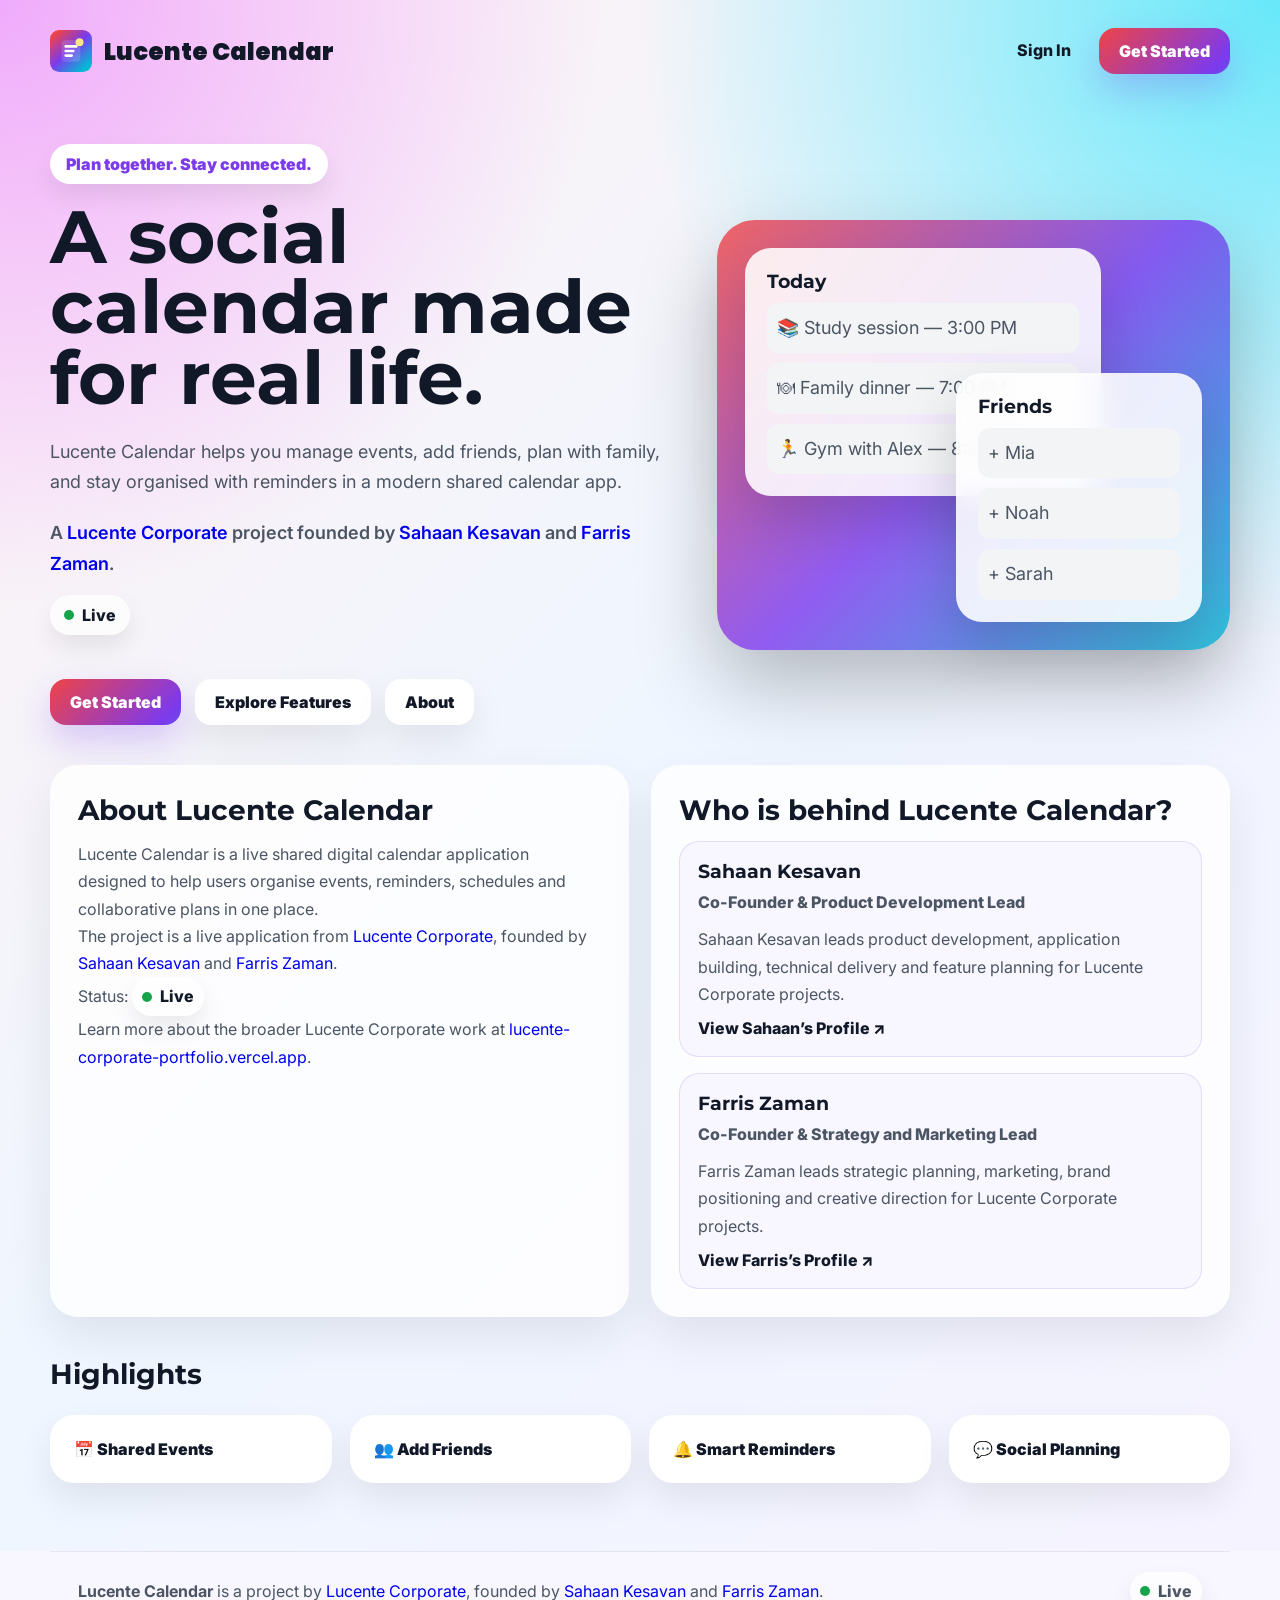
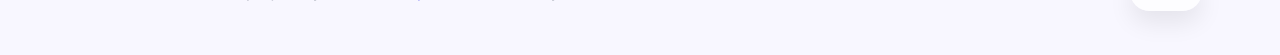
<file: index.html>
<!DOCTYPE html>
<html lang="en">
<head>
  <meta charset="UTF-8" />
  <meta name="viewport" content="width=device-width, initial-scale=1.0" />
  <meta name="robots" content="index,follow" />

  <title>Lucente Calendar | Sahaan Kesavan & Farris Zaman</title>
  <meta name="description" content="Lucente Calendar is a shared calendar application from Lucente Corporate, founded by Sahaan Kesavan and Farris Zaman, for events, reminders and collaborative planning." />

  <link rel="icon" href="logo.svg" type="image/svg+xml" />
  <link rel="canonical" href="https://lucente-calendar.vercel.app/" />

  <meta property="og:title" content="Lucente Calendar | Sahaan Kesavan & Farris Zaman" />
  <meta property="og:description" content="Lucente Calendar is a shared calendar application from Lucente Corporate, founded by Sahaan Kesavan and Farris Zaman, for events, reminders and collaborative planning." />
  <meta property="og:image" content="https://lucente-calendar.vercel.app/logo.svg" />
  <meta property="og:url" content="https://lucente-calendar.vercel.app/" />
  <meta property="og:type" content="website" />
  <meta property="og:site_name" content="Lucente Calendar" />

  <meta name="twitter:card" content="summary_large_image" />
  <meta name="twitter:title" content="Lucente Calendar | Sahaan Kesavan & Farris Zaman" />
  <meta name="twitter:description" content="Lucente Calendar is a shared calendar application from Lucente Corporate, founded by Sahaan Kesavan and Farris Zaman, for events, reminders and collaborative planning." />
  <meta name="twitter:image" content="https://lucente-calendar.vercel.app/logo.svg" />
  <meta name="twitter:url" content="https://lucente-calendar.vercel.app/" />

  <link href="https://fonts.googleapis.com/css2?family=Inter:wght@400;600;700&family=Montserrat:wght@700;900&family=Poppins:wght@700;900&display=swap" rel="stylesheet">
  <link rel="stylesheet" href="style.css" />
</head>

<body>
  <main class="landing fade-in">
    <nav class="top-nav" aria-label="Primary">
      <div class="brand">
        <img src="logo.svg" alt="Lucente Calendar logo" />
        <h1>Lucente Calendar</h1>
      </div>

      <div class="nav-actions">
        <a href="auth.html?mode=signin" class="nav-link">Sign In</a>
        <a href="auth.html?mode=signup" class="nav-cta">Get Started</a>
      </div>
    </nav>

    <section class="hero" aria-labelledby="hero-title">
      <div class="hero-text">
        <span class="badge">Plan together. Stay connected.</span>
        <h2 id="hero-title">A social calendar made for real life.</h2>
        <p>
          Lucente Calendar helps you manage events, add friends, plan with family,
          and stay organised with reminders in a modern shared calendar app.
        </p>

        <p class="project-byline">
          A <a href="https://lucente-corporate-portfolio.vercel.app/">Lucente Corporate</a> project founded by
          <a href="https://lucente-corporate-portfolio.vercel.app/founders/sahaan-kesavan/">Sahaan Kesavan</a> and
          <a href="https://lucente-corporate-portfolio.vercel.app/founders/farris-zaman/">Farris Zaman</a>.
        </p>

        <div class="status-pill" aria-label="Project status: live">
          <span class="status-dot live" aria-hidden="true"></span>
          <span>Live</span>
        </div>

        <div class="hero-buttons">
          <a href="auth.html?mode=signup" class="primary-btn page-link">Get Started</a>
          <a href="#features" class="secondary-btn">Explore Features</a>
          <a href="about/" class="secondary-btn">About</a>
        </div>
      </div>

      <div class="hero-image">
        <div class="floating-card main-card">
          <h3>Today</h3>
          <p>📚 Study session — 3:00 PM</p>
          <p>🍽 Family dinner — 7:00 PM</p>
          <p>🏃 Gym with Alex — 8:30 PM</p>
        </div>

        <div class="floating-card side-card">
          <h3>Friends</h3>
          <p>+ Mia</p>
          <p>+ Noah</p>
          <p>+ Sarah</p>
        </div>
      </div>
    </section>

    <section class="info-grid" aria-labelledby="about-project">
      <article class="info-card">
        <h2 id="about-project">About Lucente Calendar</h2>
        <p>
          Lucente Calendar is a live shared digital calendar application designed to help users organise events,
          reminders, schedules and collaborative plans in one place.
        </p>
        <p>
          The project is a live application from <a href="https://lucente-corporate-portfolio.vercel.app/">Lucente Corporate</a>,
          founded by <a href="https://lucente-corporate-portfolio.vercel.app/founders/sahaan-kesavan/">Sahaan Kesavan</a>
          and <a href="https://lucente-corporate-portfolio.vercel.app/founders/farris-zaman/">Farris Zaman</a>.
        </p>
        <p>
          Status: <span class="status-pill compact" aria-label="Project status: live"><span class="status-dot live" aria-hidden="true"></span><span>Live</span></span>
        </p>
        <p>
          Learn more about the broader Lucente Corporate work at <a href="https://lucente-corporate-portfolio.vercel.app/">lucente-corporate-portfolio.vercel.app</a>.
        </p>
      </article>

      <article class="info-card founders-card" aria-labelledby="founders-heading">
        <h2 id="founders-heading">Who is behind Lucente Calendar?</h2>
        <div class="founder-cards">
          <div class="founder-card">
            <h3>Sahaan Kesavan</h3>
            <p class="founder-role">Co-Founder &amp; Product Development Lead</p>
            <p>Sahaan Kesavan leads product development, application building, technical delivery and feature planning for Lucente Corporate projects.</p>
            <a href="https://lucente-corporate-portfolio.vercel.app/founders/sahaan-kesavan/" class="founder-link">View Sahaan’s Profile ↗</a>
          </div>

          <div class="founder-card">
            <h3>Farris Zaman</h3>
            <p class="founder-role">Co-Founder &amp; Strategy and Marketing Lead</p>
            <p>Farris Zaman leads strategic planning, marketing, brand positioning and creative direction for Lucente Corporate projects.</p>
            <a href="https://lucente-corporate-portfolio.vercel.app/founders/farris-zaman/" class="founder-link">View Farris’s Profile ↗</a>
          </div>
        </div>
      </article>
    </section>

    <section id="features" class="features" aria-labelledby="features-title">
      <h2 id="features-title" class="section-title">Highlights</h2>
      <div class="feature-card">📅 Shared Events</div>
      <div class="feature-card">👥 Add Friends</div>
      <div class="feature-card">🔔 Smart Reminders</div>
      <div class="feature-card">💬 Social Planning</div>
    </section>
  </main>

  <footer class="site-footer">
    <p>
      <strong>Lucente Calendar</strong> is a project by <a href="https://lucente-corporate-portfolio.vercel.app/">Lucente Corporate</a>,
      founded by <a href="https://lucente-corporate-portfolio.vercel.app/founders/sahaan-kesavan/">Sahaan Kesavan</a> and
      <a href="https://lucente-corporate-portfolio.vercel.app/founders/farris-zaman/">Farris Zaman</a>.
    </p>
    <p class="status-pill compact" aria-label="Project status: live">
      <span class="status-dot live" aria-hidden="true"></span>
      <span>Live</span>
    </p>
  </footer>

  <script type="application/ld+json">
    {
      "@context": "https://schema.org",
      "@graph": [
        {
          "@type": "WebApplication",
          "@id": "https://lucente-calendar.vercel.app/#webapplication",
          "name": "Lucente Calendar",
          "url": "https://lucente-calendar.vercel.app/",
          "description": "Lucente Calendar is a shared calendar application from Lucente Corporate, founded by Sahaan Kesavan and Farris Zaman, for events, reminders and collaborative planning.",
          "creator": {
            "@id": "https://lucente-corporate-portfolio.vercel.app/#organization"
          },
          "publisher": {
            "@id": "https://lucente-corporate-portfolio.vercel.app/#organization"
          }
        },
        {
          "@type": "Organization",
          "@id": "https://lucente-corporate-portfolio.vercel.app/#organization",
          "name": "Lucente Corporate",
          "url": "https://lucente-corporate-portfolio.vercel.app/",
          "foundingDate": "2025",
          "founder": [
            {
              "@id": "https://lucente-corporate-portfolio.vercel.app/founders/sahaan-kesavan/#person"
            },
            {
              "@id": "https://lucente-corporate-portfolio.vercel.app/founders/farris-zaman/#person"
            }
          ]
        },
        {
          "@type": "Person",
          "@id": "https://lucente-corporate-portfolio.vercel.app/founders/sahaan-kesavan/#person",
          "name": "Sahaan Kesavan",
          "url": "https://lucente-corporate-portfolio.vercel.app/founders/sahaan-kesavan/",
          "jobTitle": "Co-Founder & Product Development Lead",
          "worksFor": {
            "@id": "https://lucente-corporate-portfolio.vercel.app/#organization"
          }
        },
        {
          "@type": "Person",
          "@id": "https://lucente-corporate-portfolio.vercel.app/founders/farris-zaman/#person",
          "name": "Farris Zaman",
          "url": "https://lucente-corporate-portfolio.vercel.app/founders/farris-zaman/",
          "jobTitle": "Co-Founder & Strategy and Marketing Lead",
          "worksFor": {
            "@id": "https://lucente-corporate-portfolio.vercel.app/#organization"
          }
        }
      ]
    }
  </script>

  <script>
    document.querySelectorAll(".page-link").forEach(link => {
      link.addEventListener("click", e => {
        e.preventDefault();
        document.body.classList.add("page-exit");
        setTimeout(() => {
          window.location.href = link.href;
        }, 250);
      });
    });
  </script>
</body>
</html>
</file>
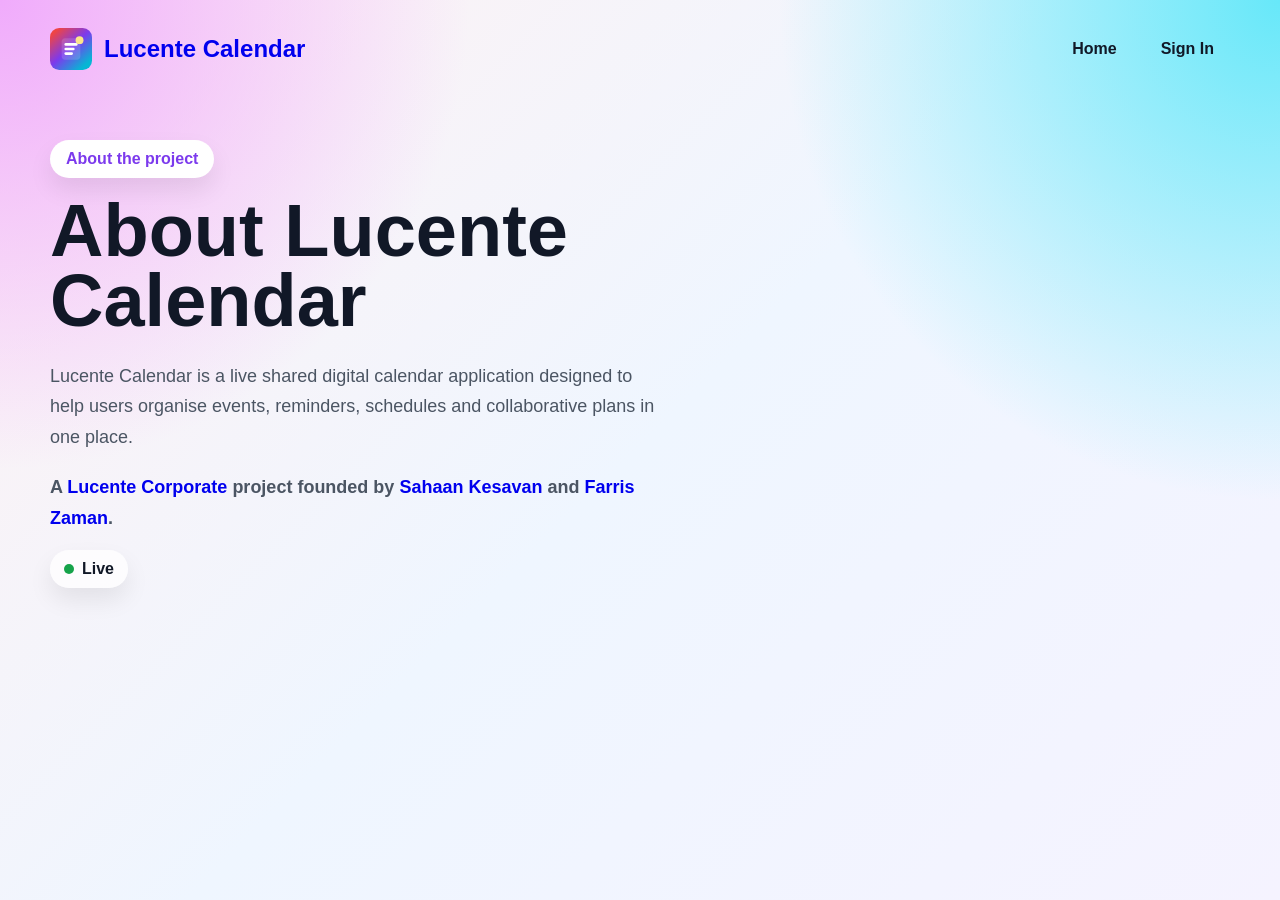
<file: about/index.html>
<!DOCTYPE html>
<html lang="en">
<head>
  <meta charset="UTF-8" />
  <meta name="viewport" content="width=device-width, initial-scale=1.0" />
  <meta name="robots" content="index,follow" />
  <title>About Lucente Calendar | Sahaan Kesavan & Farris Zaman</title>
  <meta name="description" content="Learn about Lucente Calendar, a shared calendar application from Lucente Corporate founded by Sahaan Kesavan and Farris Zaman." />
  <link rel="icon" href="../logo.svg" type="image/svg+xml" />
  <link rel="canonical" href="https://lucente-calendar.vercel.app/about/" />
  <meta property="og:title" content="About Lucente Calendar | Sahaan Kesavan & Farris Zaman" />
  <meta property="og:description" content="Learn about Lucente Calendar, a shared calendar application from Lucente Corporate founded by Sahaan Kesavan and Farris Zaman." />
  <meta property="og:url" content="https://lucente-calendar.vercel.app/about/" />
  <meta property="og:type" content="website" />
  <meta property="og:image" content="https://lucente-calendar.vercel.app/logo.svg" />
  <meta name="twitter:card" content="summary_large_image" />
  <meta name="twitter:title" content="About Lucente Calendar | Sahaan Kesavan & Farris Zaman" />
  <meta name="twitter:description" content="Learn about Lucente Calendar, a shared calendar application from Lucente Corporate founded by Sahaan Kesavan and Farris Zaman." />
  <meta name="twitter:image" content="https://lucente-calendar.vercel.app/logo.svg" />
  <link rel="stylesheet" href="../style.css" />
</head>
<body>
  <main class="landing fade-in">
    <nav class="top-nav" aria-label="Primary">
      <a class="brand" href="../index.html">
        <img src="../logo.svg" alt="Lucente Calendar logo" />
        <h1>Lucente Calendar</h1>
      </a>
      <div class="nav-actions">
        <a href="../index.html" class="nav-link">Home</a>
        <a href="../auth.html?mode=signin" class="nav-link">Sign In</a>
      </div>
    </nav>

    <section class="hero" aria-labelledby="about-title">
      <div class="hero-text">
        <span class="badge">About the project</span>
        <h2 id="about-title">About Lucente Calendar</h2>
        <p>
          Lucente Calendar is a live shared digital calendar application designed to help users organise events,
          reminders, schedules and collaborative plans in one place.
        </p>
        <p class="project-byline">
          A <a href="https://lucente-corporate-portfolio.vercel.app/">Lucente Corporate</a> project founded by
          <a href="https://lucente-corporate-portfolio.vercel.app/founders/sahaan-kesavan/">Sahaan Kesavan</a> and
          <a href="https://lucente-corporate-portfolio.vercel.app/founders/farris-zaman/">Farris Zaman</a>.
        </p>
        <div class="status-pill" aria-label="Project status: live">
          <span class="status-dot live" aria-hidden="true"></span>
          <span>Live</span>
        </div>
      </div>
    </section>
  </main>
</body>
</html>
</file>
<file: style.css>
* {
  margin: 0;
  padding: 0;
  box-sizing: border-box;
}

body {
  background: #f8f7ff;
  color: #111827;
  font-family: 'Inter', sans-serif;
}

h1, h2, h3 {
  font-family: 'Montserrat', sans-serif;
}

button, a {
  font-family: 'Inter', sans-serif;
}

button {
  border: none;
  cursor: pointer;
}

a {
  text-decoration: none;
}

a:hover,
a:focus-visible {
  outline: none;
  text-decoration: underline;
}

:focus-visible {
  outline: 3px solid #7c3aed;
  outline-offset: 3px;
}

.fade-in {
  animation: fadeIn 0.45s ease both;
}

.page-exit {
  animation: fadeOut 0.25s ease both;
}

@keyframes fadeIn {
  from {
    opacity: 0;
    transform: translateY(12px);
  }
  to {
    opacity: 1;
    transform: translateY(0);
  }
}

@keyframes fadeOut {
  to {
    opacity: 0;
    transform: translateY(10px);
  }
}

.brand {
  display: flex;
  align-items: center;
  gap: 12px;
}

.brand.center {
  justify-content: center;
}

.brand img {
  width: 42px;
  height: 42px;
}

.brand h1 {
  font-family: 'Poppins', sans-serif;
  font-weight: 900;
}

.eyebrow {
  text-transform: uppercase;
  letter-spacing: 0.14em;
  font-size: 12px;
  font-weight: 900;
  color: #7c3aed;
  margin-bottom: 8px;
}

.landing {
  min-height: 100vh;
  padding: 28px;
  background:
    radial-gradient(circle at top left, #f0abfc, transparent 30%),
    radial-gradient(circle at top right, #67e8f9, transparent 32%),
    linear-gradient(135deg, #fff1f2, #eff6ff 50%, #f5f3ff);
}

.top-nav {
  max-width: 1180px;
  margin: auto;
  display: flex;
  justify-content: space-between;
  align-items: center;
}

.nav-actions {
  display: flex;
  gap: 12px;
}

.nav-link {
  color: #111827;
  font-weight: 800;
  padding: 12px 16px;
}

.nav-cta,
.primary-btn {
  background: linear-gradient(135deg, #ef4444, #7c3aed, #06b6d4);
  background-size: 200%;
  color: white;
  padding: 13px 20px;
  border-radius: 16px;
  font-weight: 900;
  box-shadow: 0 16px 35px rgba(124, 58, 237, 0.25);
  transition: transform 0.2s ease, background-position 0.3s ease;
  display: inline-block;
}

.nav-cta:hover,
.primary-btn:hover {
  transform: translateY(-3px);
  background-position: right;
}

.secondary-btn,
.google-btn {
  background: white;
  color: #111827;
  padding: 13px 20px;
  border-radius: 16px;
  font-weight: 900;
  box-shadow: 0 16px 35px rgba(0,0,0,0.08);
  display: inline-block;
}

.full-btn {
  width: 100%;
  margin-top: 12px;
}

.hero {
  max-width: 1180px;
  margin: 70px auto 40px;
  display: grid;
  grid-template-columns: 1.1fr 0.9fr;
  gap: 40px;
  align-items: center;
}

.badge {
  display: inline-block;
  background: white;
  color: #7c3aed;
  padding: 10px 16px;
  border-radius: 999px;
  font-weight: 900;
  margin-bottom: 18px;
  box-shadow: 0 12px 25px rgba(0,0,0,0.08);
}

.hero h2 {
  font-size: clamp(42px, 7vw, 74px);
  line-height: 0.95;
  margin-bottom: 24px;
}

.hero p {
  font-size: 18px;
  line-height: 1.7;
  color: #4b5563;
  max-width: 620px;
}

.hero-buttons {
  display: flex;
  gap: 14px;
  margin-top: 28px;
  flex-wrap: wrap;
}

.hero-image {
  min-height: 430px;
  border-radius: 38px;
  padding: 28px;
  position: relative;
  background:
    linear-gradient(135deg, rgba(239,68,68,0.82), rgba(124,58,237,0.82), rgba(6,182,212,0.82)),
    url("https://images.unsplash.com/photo-1497366754035-f200968a6e72?auto=format&fit=crop&w=900&q=80");
  background-size: cover;
  background-position: center;
  box-shadow: 0 35px 80px rgba(0,0,0,0.25);
}

.floating-card {
  background: rgba(255,255,255,0.88);
  backdrop-filter: blur(14px);
  border-radius: 26px;
  padding: 22px;
  box-shadow: 0 25px 55px rgba(0,0,0,0.16);
}

.main-card {
  width: 78%;
}

.side-card {
  width: 48%;
  position: absolute;
  right: 28px;
  bottom: 28px;
}

.floating-card p {
  background: #f3f4f6;
  padding: 10px;
  border-radius: 12px;
  margin-top: 10px;
}

.features {
  max-width: 1180px;
  margin: 40px auto;
  display: grid;
  grid-template-columns: repeat(4, 1fr);
  gap: 18px;
}

.feature-card {
  background: white;
  padding: 24px;
  border-radius: 24px;
  font-weight: 900;
  box-shadow: 0 16px 35px rgba(0,0,0,0.08);
  transition: 0.2s;
}

.feature-card:hover {
  transform: translateY(-6px);
}

.project-byline,
.info-card p,
.founder-card p,
.site-footer p {
  color: #4b5563;
  line-height: 1.7;
}

.project-byline {
  margin: 20px 0 16px;
  font-weight: 600;
}

.status-pill {
  display: inline-flex;
  align-items: center;
  gap: 8px;
  padding: 10px 14px;
  border-radius: 999px;
  background: rgba(255,255,255,0.78);
  color: #111827;
  font-weight: 800;
  box-shadow: 0 12px 24px rgba(0,0,0,0.08);
  margin-bottom: 16px;
}

.status-pill.compact {
  padding: 6px 10px;
  margin-bottom: 0;
}

.status-dot {
  width: 10px;
  height: 10px;
  border-radius: 50%;
  display: inline-block;
}

.status-dot.live {
  background: #16a34a;
}

.info-grid {
  max-width: 1180px;
  margin: 0 auto 40px;
  display: grid;
  gap: 22px;
  grid-template-columns: repeat(2, minmax(0, 1fr));
}

.info-card {
  background: rgba(255,255,255,0.84);
  padding: 28px;
  border-radius: 28px;
  box-shadow: 0 20px 45px rgba(0,0,0,0.08);
}

.info-card h2 {
  margin-bottom: 14px;
  font-size: 28px;
}

.founder-cards {
  display: grid;
  gap: 16px;
}

.founder-card {
  background: rgba(248,247,255,0.9);
  border: 1px solid rgba(124,58,237,0.15);
  border-radius: 20px;
  padding: 18px;
}

.founder-role {
  font-weight: 800;
  color: #7c3aed;
  margin: 6px 0 10px;
}

.founder-link {
  display: inline-block;
  color: #111827;
  font-weight: 800;
  margin-top: 10px;
}

.section-title {
  grid-column: 1 / -1;
  margin-bottom: 6px;
  font-size: 28px;
}

.site-footer {
  max-width: 1180px;
  margin: 0 auto 24px;
  padding: 20px 28px;
  border-top: 1px solid rgba(17,24,39,0.08);
  display: flex;
  justify-content: space-between;
  align-items: center;
  gap: 20px;
}

.auth-page {
  min-height: 100vh;
  display: grid;
  place-items: center;
  padding: 28px;
  background:
    radial-gradient(circle at top left, #f0abfc, transparent 30%),
    radial-gradient(circle at bottom right, #67e8f9, transparent 35%),
    linear-gradient(135deg, #fff1f2, #eff6ff, #f5f3ff);
}

.back-link {
  position: fixed;
  top: 25px;
  left: 25px;
  color: #111827;
  font-weight: 900;
}

.auth-card {
  width: 100%;
  max-width: 430px;
  background: rgba(255,255,255,0.85);
  backdrop-filter: blur(18px);
  border-radius: 32px;
  padding: 30px;
  box-shadow: 0 30px 70px rgba(0,0,0,0.16);
}

.auth-card > * + * {
  margin-top: 18px;
}

.auth-card h2 {
  text-align: center;
  margin-top: 18px;
}

.auth-subtitle {
  text-align: center;
  color: #6b7280;
  margin: 8px 0 20px;
}

.switch-text {
  text-align: center;
  margin-top: 18px;
}

.switch-text button {
  background: none;
  color: #7c3aed;
  font-weight: 900;
}

input {
  width: 100%;
  padding: 15px;
  border-radius: 16px;
  border: 1px solid #d1d5db;
  margin-top: 12px;
  outline: none;
  font-size: 15px;
}

#nameInput {
  display: none;
}

input:focus {
  border-color: #7c3aed;
}

.app-layout {
  min-height: 100vh;
  display: flex;
  background:
    radial-gradient(circle at top left, #fecaca, transparent 30%),
    radial-gradient(circle at bottom right, #bae6fd, transparent 35%),
    linear-gradient(135deg, #fff1f2, #eff6ff, #f5f3ff);
}

.sidebar {
  width: 280px;
  color: white;
  padding: 30px;
  background:
    linear-gradient(180deg, rgba(15,15,15,0.96), rgba(127,29,29,0.95)),
    #0f0f0f;
}

.sidebar p {
  color: #d1d5db;
  margin: 10px 0 32px;
}

.partner-label {
  font-size: 13px;
  line-height: 1.5;
  color: #c4b5fd !important;
  margin-bottom: 24px !important;
}

.sidebar nav {
  display: flex;
  flex-direction: column;
  gap: 12px;
}

.sidebar a {
  color: white;
  padding: 14px;
  border-radius: 16px;
  font-weight: 800;
  background: rgba(255,255,255,0.08);
  transition: 0.2s;
}

.sidebar a:hover {
  background: linear-gradient(135deg, #ef4444, #7c3aed);
  transform: translateX(4px);
}

.logout-btn {
  width: 100%;
  margin-top: 16px;
  padding: 14px;
  border-radius: 16px;
  font-weight: 900;
  color: white;
  background: linear-gradient(135deg, #ef4444, #7c3aed);
  box-shadow: 0 16px 30px rgba(239,68,68,0.25);
  transition: 0.2s;
}

.logout-btn:hover {
  transform: translateY(-3px);
}

.vyntra-side-btn {
  width: 100%;
  margin-top: 26px;
  padding: 14px;
  border-radius: 16px;
  font-weight: 900;
  color: white;
  background: linear-gradient(135deg, #2563eb, #7c3aed, #06b6d4);
  box-shadow: 0 16px 30px rgba(37,99,235,0.28);
  transition: 0.2s;
}

.vyntra-side-btn:hover {
  transform: translateY(-3px);
}

.dashboard {
  flex: 1;
  padding: 34px;
}

.glass {
  background: rgba(255,255,255,0.78);
  backdrop-filter: blur(18px);
  border: 1px solid rgba(255,255,255,0.55);
  box-shadow: 0 22px 55px rgba(0,0,0,0.08);
}

.profile-card {
  border-radius: 32px;
  padding: 26px;
  display: flex;
  justify-content: space-between;
  align-items: center;
  margin-bottom: 24px;
}

.profile-card img {
  width: 72px;
  height: 72px;
  border-radius: 50%;
}

.vyntra-hero {
  border-radius: 34px;
  padding: 28px;
  margin-bottom: 24px;
  display: grid;
  grid-template-columns: 1fr auto;
  gap: 24px;
  align-items: center;
  overflow: hidden;
  position: relative;
}

.vyntra-hero::before {
  content: "";
  position: absolute;
  inset: 0;
  background:
    radial-gradient(circle at top right, rgba(6,182,212,0.22), transparent 32%),
    radial-gradient(circle at bottom left, rgba(124,58,237,0.18), transparent 35%);
  pointer-events: none;
}

.vyntra-hero > * {
  position: relative;
  z-index: 1;
}

.vyntra-hero h2 {
  font-size: 34px;
  margin-bottom: 8px;
}

.vyntra-hero p {
  color: #4b5563;
  line-height: 1.7;
  max-width: 740px;
}

.vyntra-actions {
  display: flex;
  flex-direction: column;
  gap: 12px;
  min-width: 220px;
}

.vyntra-btn,
.secondary-vyntra-btn,
.chat-event-btn {
  border-radius: 16px;
  font-weight: 900;
  transition: 0.2s;
}

.vyntra-btn {
  padding: 14px 18px;
  color: white;
  background: linear-gradient(135deg, #2563eb, #7c3aed, #06b6d4);
  box-shadow: 0 18px 35px rgba(37,99,235,0.25);
}

.secondary-vyntra-btn {
  padding: 14px 18px;
  color: #111827;
  background: white;
  box-shadow: 0 16px 35px rgba(0,0,0,0.08);
}

.vyntra-btn:hover,
.secondary-vyntra-btn:hover,
.chat-event-btn:hover {
  transform: translateY(-3px);
}

.dash-grid {
  display: grid;
  grid-template-columns: repeat(2, minmax(270px, 1fr));
  gap: 22px;
}

.panel {
  border-radius: 28px;
  padding: 24px;
}

.wide {
  grid-column: 1 / -1;
}

.mini-card {
  background: rgba(255,255,255,0.75);
  padding: 16px;
  border-radius: 18px;
  margin-top: 12px;
}

.event-card {
  display: flex;
  justify-content: space-between;
  align-items: center;
  gap: 14px;
}

.event-actions {
  display: flex;
  align-items: center;
  gap: 10px;
}

.chat-event-btn {
  padding: 9px 13px;
  color: white;
  background: linear-gradient(135deg, #2563eb, #7c3aed);
}

.calendar-day,
.week-day {
  transition: 0.2s;
}

.calendar-day:hover,
.week-day:hover {
  transform: translateY(-3px);
  background: white;
}

.friend {
  display: flex;
  align-items: center;
  gap: 14px;
}

.friend img {
  width: 46px;
  height: 46px;
  border-radius: 50%;
}

.small-btn {
  background: linear-gradient(135deg, #ef4444, #7c3aed);
  color: white;
  padding: 8px 12px;
  border-radius: 12px;
  margin-top: 8px;
  font-weight: 800;
}

.quick-grid {
  display: grid;
  grid-template-columns: repeat(4, 1fr);
  gap: 14px;
}

@media (max-width: 1000px) {
  .vyntra-hero {
    grid-template-columns: 1fr;
  }

  .vyntra-actions {
    min-width: 0;
  }
}

@media (max-width: 900px) {
  .hero,
  .dash-grid,
  .info-grid {
    grid-template-columns: 1fr;
  }

  .features,
  .quick-grid {
    grid-template-columns: 1fr 1fr;
  }

  .app-layout {
    flex-direction: column;
  }

  .sidebar {
    width: 100%;
  }
}

@media (max-width: 560px) {
  .top-nav {
    flex-direction: column;
    gap: 18px;
  }

  .features,
  .quick-grid {
    grid-template-columns: 1fr;
  }

  .landing,
  .dashboard {
    padding: 20px;
  }

  .side-card,
  .main-card {
    position: static;
    width: 100%;
    margin-top: 16px;
  }

  .profile-card {
    flex-direction: column;
    gap: 16px;
    text-align: center;
  }

  .site-footer {
    flex-direction: column;
    align-items: flex-start;
  }

  .event-card {
    flex-direction: column;
    align-items: flex-start;
  }
}
</file>
